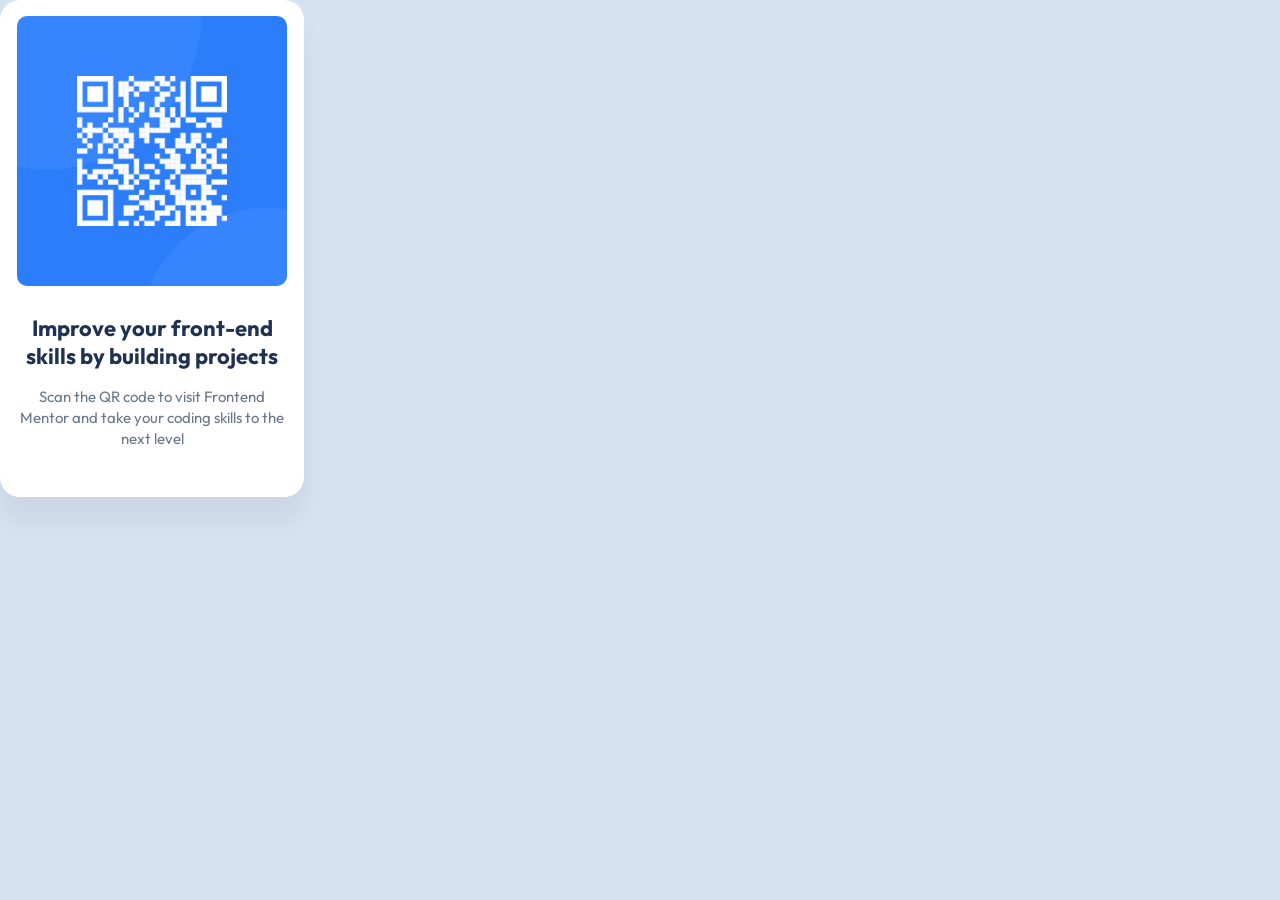
<file: index.html>
<!DOCTYPE html>
<html lang="en">
<head>
  <meta charset="UTF-8">
  <meta name="viewport" content="width=device-width, initial-scale=1.0"> <!-- displays site properly based on user's device -->
  <meta author="name" content="KristinaY">
  <link rel="icon" type="image/png" sizes="32x32" href="./images/favicon-32x32.png">
  <link rel="stylesheet" href="./css/style.css">
  <link rel="preconnect" href="https://fonts.googleapis.com">
  <link rel="preconnect" href="https://fonts.gstatic.com" crossorigin>
  <link href="https://fonts.googleapis.com/css2?family=Outfit:wght@400;700&display=swap" rel="stylesheet">
  <title>Frontend Mentor | QR code component</title>

</head>
<body>
  <main class="container">
    <div class="card">
      <img src="./images/image-qr-code.png" alt="QR code" class="qr-image">

   
  <h1>Improve your front-end skills by building projects</h1>
  <p> Scan the QR code to visit Frontend Mentor and take your coding skills to the next level</p>
    </div>
  </main>
  
</body>
</html>
</file>
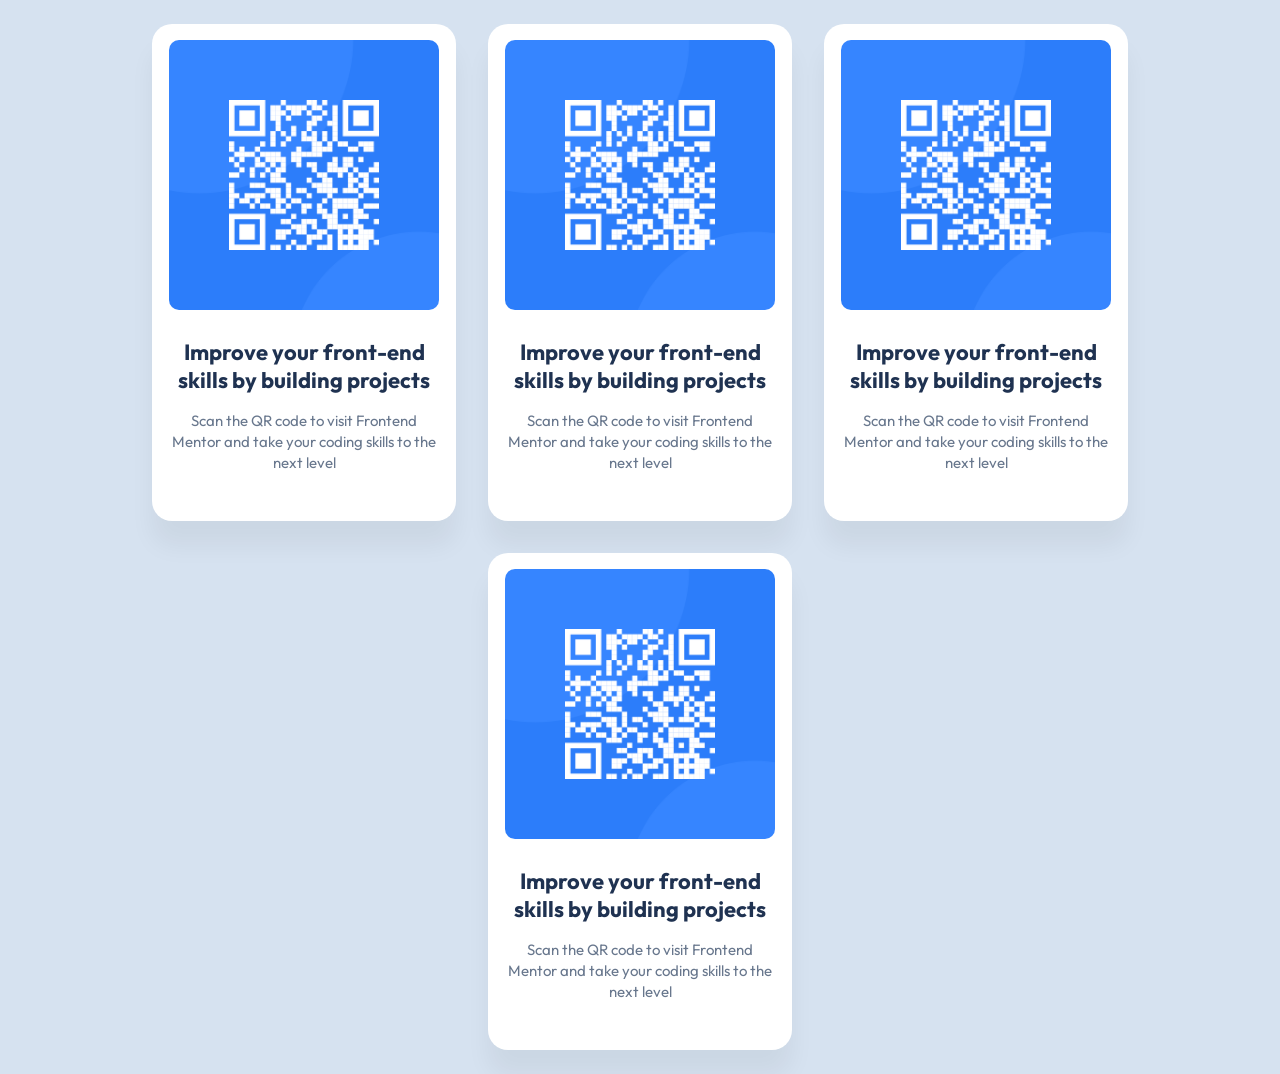
<file: part2.html>
<!DOCTYPE html>
<html lang="en">
<head>
  <meta charset="UTF-8">
  <meta name="viewport" content="width=device-width, initial-scale=1.0">
  <title>QR Cards Grid</title>

  <link rel="stylesheet" href="./css/style.css">

  
  <link rel="preconnect" href="https://fonts.googleapis.com">
  <link rel="preconnect" href="https://fonts.gstatic.com" crossorigin>
  <link href="https://fonts.googleapis.com/css2?family=Outfit:wght@400;700&display=swap" rel="stylesheet">
</head>

<body>
  <main class="grid-container">
    <ul class="card-grid">
      <li class="card">
        
        <img src="./images/image-qr-code.png" alt="QR code" class="qr-image">
        <h1>Improve your front-end skills by building projects</h1>
        <p>Scan the QR code to visit Frontend Mentor and take your coding skills to the next level</p>
      </li>

      <li class="card">
        <img src="./images/image-qr-code.png" alt="QR code" class="qr-image">
        <h1>Improve your front-end skills by building projects</h1>
        <p>Scan the QR code to visit Frontend Mentor and take your coding skills to the next level</p>
      </li>

      <li class="card">
        <img src="./images/image-qr-code.png" alt="QR code" class="qr-image">
        <h1>Improve your front-end skills by building projects</h1>
        <p>Scan the QR code to visit Frontend Mentor and take your coding skills to the next level</p>
      </li>

      <li class="card">
        <img src="./images/image-qr-code.png" alt="QR code" class="qr-image">
        <h1>Improve your front-end skills by building projects</h1>
        <p>Scan the QR code to visit Frontend Mentor and take your coding skills to the next level</p>
      </li>
    </ul>
  </main>
</body>
</html>
</file>
<file: css/style.css>
* {
box-sizing: border-box;
margin: 0;
padding: 0;
}

body {
    min-height: 100vh;
    background-color: hsl(212, 45%, 89%);
    font-family: 'Outfit', sans-serif;
    
}

.card {
  background-color: hsl(0, 0%, 100%);
  width: 304px;
  padding: 16px 16px 32px;
  border-radius: 20px;
  text-align: center;
  

  box-shadow: 0 25px 25px rgba(0, 0, 0, 0.05);
}


.qr-image {
  width: 100%;
  height: auto;
  max-width: 270px;
  border-radius: 10px;
  margin-bottom: 24px;
}


.card h1 {
  font-size: 22px;
  font-weight: 700;
  color: hsl(218, 44%, 22%);
  margin-bottom: 16px;
}


.card p {
  font-size: 15px;
  font-weight: 400;
  color: hsl(216, 15%, 48%);
  line-height: 1.4;
  margin-bottom: 16px;
}

/* PART 2 GRID LAYOUT */

.grid-container {
  min-height: 100vh;
  display: flex;
  justify-content: center;
  align-items: center;
  padding: 24px;
}

.card-grid {
  list-style: none;
  padding: 0;
  margin: 0;

  display: grid;
  grid-template-columns: repeat(3,1fr);
  gap: 32px;
  justify-items: center;
}
.card-grid > :last-child:nth-child(3n + 1) {
  grid-column: 2;
}

/* Responsive rule */
@media (max-width: 768px) {
  .grid-container {
    align-items: flex-start;
    padding: 24px 16px;
  }

  .card-grid {
    grid-template-columns: 1fr;
    gap: 24px;
  }

  .card-grid > * {
    grid-column: auto !important;
  }

  .card {
    width: 100%;
    max-width: 320px;
  }
}
</file>
